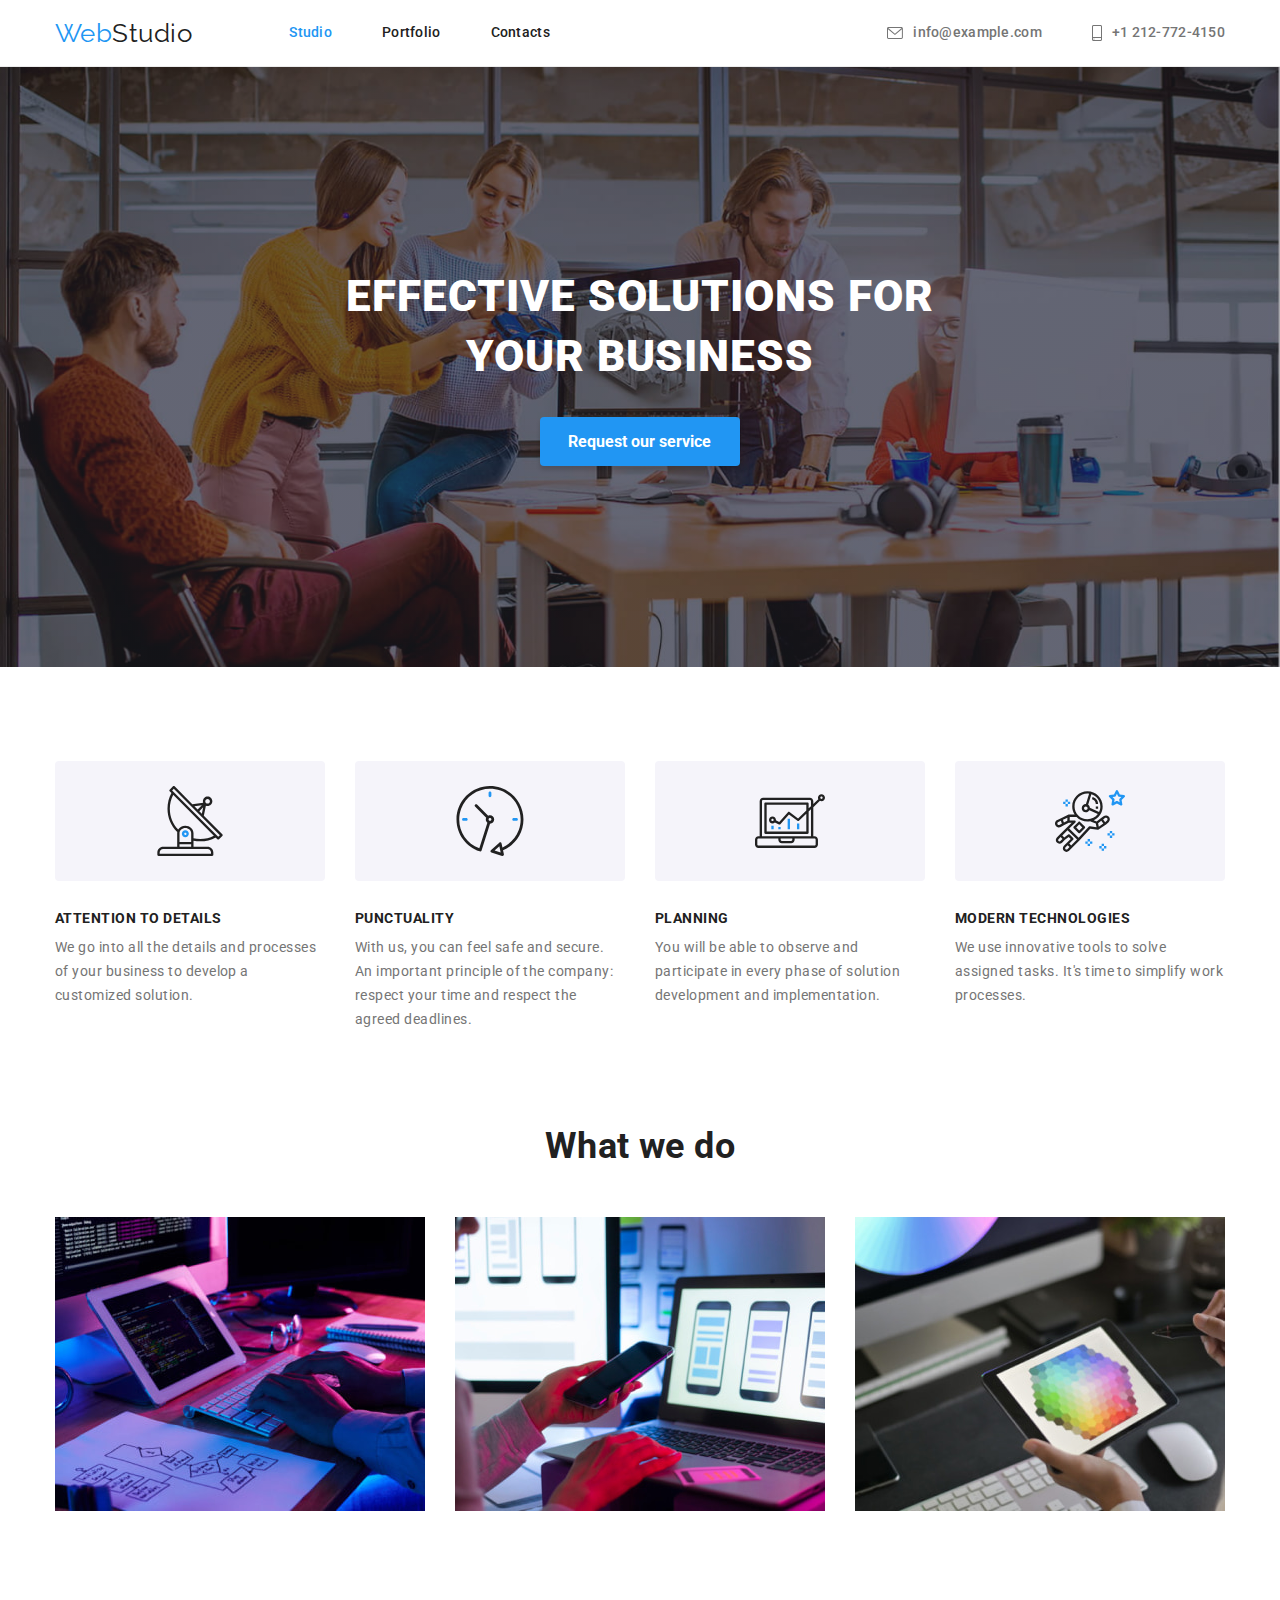
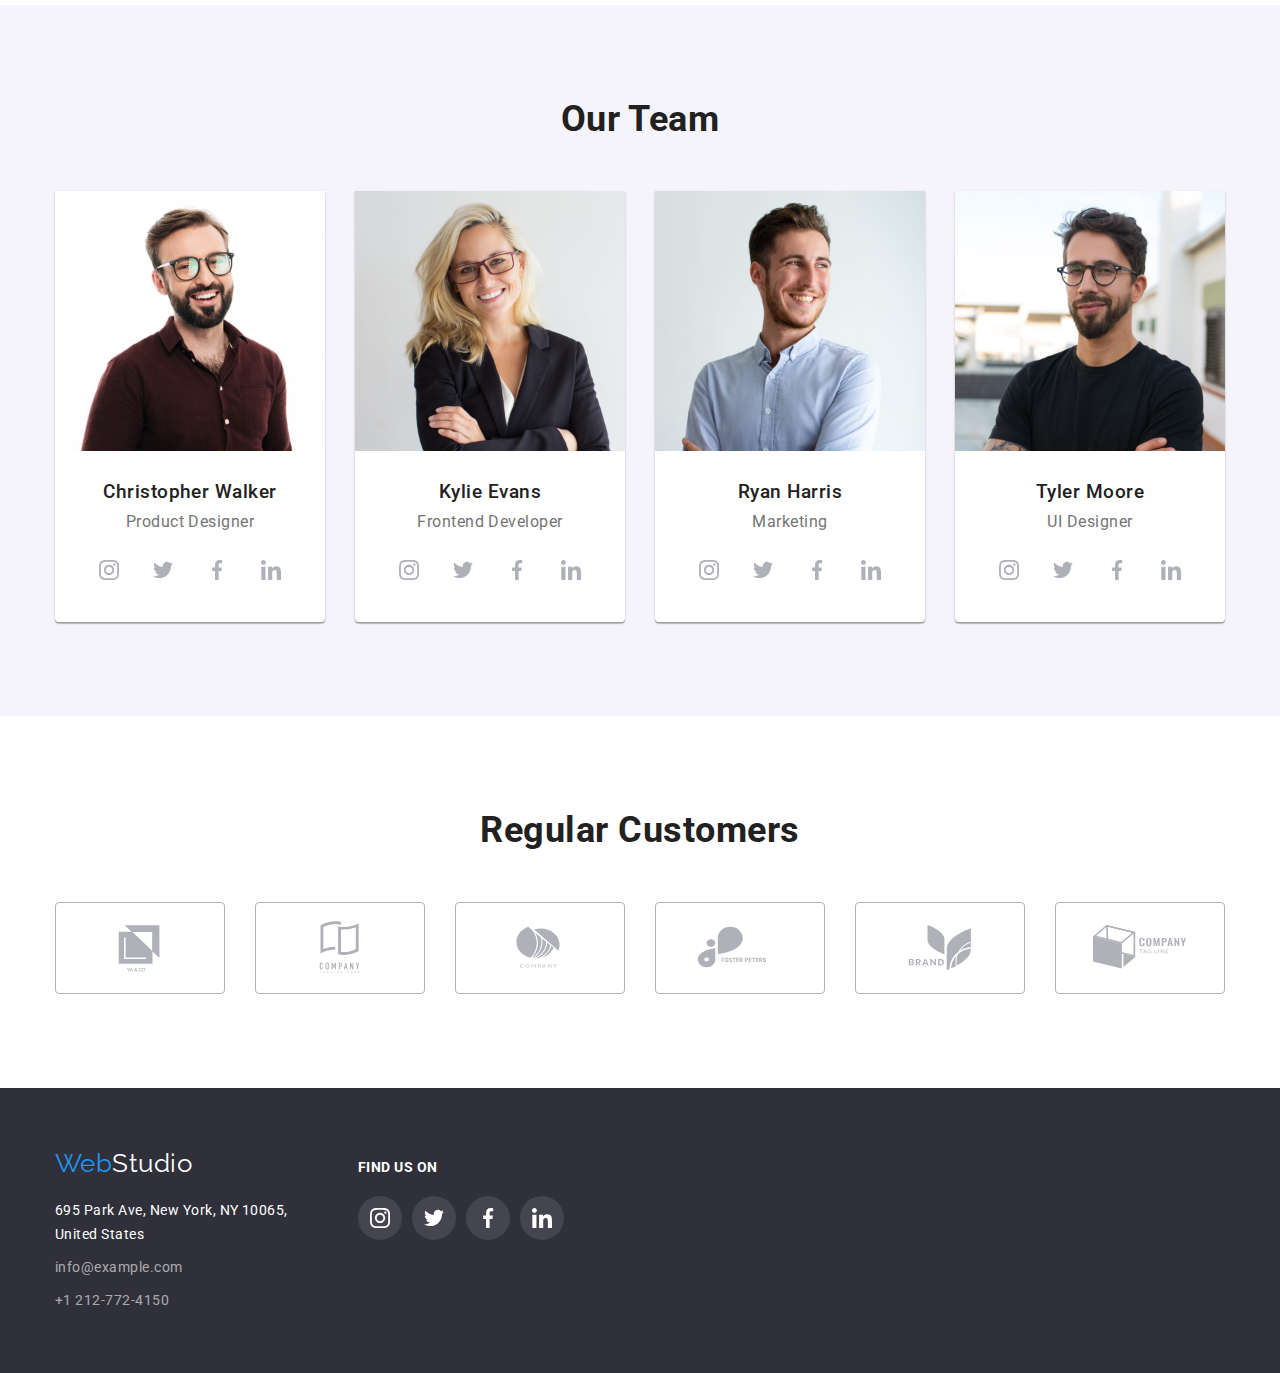
<file: index.html>
<!DOCTYPE html>
<html lang="en">
<head>
    <meta charset="UTF-8">
    <meta http-equiv="X-UA-Compatible" content="IE=edge">
    <meta name="viewport" content="width=device-width, initial-scale=1.0">
    <title>WebStudio</title>
    <link rel="preconnect" href="https://fonts.googleapis.com">
    <link rel="preconnect" href="https://fonts.gstatic.com" crossorigin>
    <link href="https://fonts.googleapis.com/css2?family=Raleway:wght@700&family=Roboto:wght@400;500;700;900&display=swap"
        rel="stylesheet">
    <link rel="stylesheet" href="https://cdnjs.cloudflare.com/ajax/libs/modern-normalize/1.1.0/modern-normalize.min.css">
    <link rel="stylesheet" href="./css/styles.css">
</head>
<body>
<header class="page-header">
    <div class="contanier main-content">
        <nav class="navigation">
            <a href="./index.html" class="logo"><span class="logo-web">Web</span>Studio</a>
            <ul class="navigation-list">
                <li class="item"><a href="./index.html" class="link current">Studio</a></li>
                <li class="item"><a href="./portfolio.html" class="link">Portfolio</a></li>
                <li class="item"><a href="#" class="link">Contacts</a></li>
            </ul>
        </nav>
        <ul class="header-contacts">
            <li class="item">
                <a href="mailto:info@example.com" class="contact link-box">
                    <svg class="contact-icon" width="16" height="12">
                        <use href="./images/icons.svg#icon-envelope"></use>
                    </svg>
                    info@example.com
                </a>
            </li>
            <li class="item">
                <a href="tel:+1212724150" class="contact link-box">
                    <svg class="contact-icon smartphone" width="10" height="16">
                        <use href="./images/icons.svg#icon-smartphone"></use>
                    </svg>
                    +1 212-772-4150
                    
                </a>
            </li>
        </ul>
    </div>
</header>
<main>
    <section class="first-part">
        <div class="contanier">
            <h1 class="title">Effective solutions for your business</h1>
            <button type="button" class="button">Request our service</button>
        </div>
    </section>
    <section class="second-part section">
       <div class="contanier">
            <h2 class="visually-hidden">Benefits</h2>
            <ul class="benefits-list">
                <li class="item">
                    <div class="svg-box">
                        <svg width="70" height="70">
                            <use href="./images/icons.svg#icon-antenna"></use>
                        </svg>
                    </div>
                    <h3 class="subtitle">Attention to details</h3>
                    <p class="text">We go into all the details and processes of your business to develop a customized solution.</p>
                </li>
                <li class="item">
                    <div class="svg-box">
                        <svg width="70" height="70">
                            <use href="./images/icons.svg#icon-clock"></use>
                        </svg>
                    </div>
                    <h3 class="subtitle">Punctuality</h3>
                    <p class="text">With us, you can feel safe and secure. An important principle of the company: respect your time
                        and respect the agreed
                        deadlines.</p>
                </li>
                <li class="item">
                    <div class="svg-box">
                        <svg width="70" height="70">
                            <use href="./images/icons.svg#icon-diagram"></use>
                        </svg>
                    </div>
                    <h3 class="subtitle">Planning</h3>
                    <p class="text">You will be able to observe and participate in every phase of solution development and
                        implementation.</p>
                </li>
                <li class="item">
                    <div class="svg-box">
                        <svg width="70" height="70">
                            <use href="./images/icons.svg#icon-astronaut"></use>
                        </svg>
                    </div>
                    <h3 class="subtitle">Modern technologies</h3>
                    <p class="text">We use innovative tools to solve assigned tasks. It's time to simplify work processes.</p>
                </li>
            </ul>
       </div>
    </section>
    <section class="third-part section">
        <div class="contanier">
            <h2 class="title">What we do</h2>
            <ul class="description-list">
                <li class="item"><img src="./images/image1.jpg" alt="Coding on a tablet" width="370" class="img first"></li>
                <li class="item"><img src="./images/image2.jpg" alt="Development of an interface for a phone on a laptop" width="370"
                        class="img second"></li>
                <li class="item"><img src="./images/image3.jpg" alt="The choice of color is not a tablet" width="370" class="img third"></li>
            </ul>
        </div>
    </section>
    <section class="fourth-part section">
        <div class="contanier">
            <h2 class="title">Our team</h2>
            <ul class="wokers-list">
                <li class="item">
                    <img src="./images/worker1.jpg" alt="Worker Christopher Walker" width="270" class="image">
                    <div class="woker">
                        <h3 class="name">Christopher Walker</h3>
                        <p class="job-title">Product Designer</p>
                        <ul class="wokers-link">
                            <li>
                                <a href="#" class="link">
                                    <svg width="20" height="20">
                                        <use href="./images/icons.svg#icon-instagram"></use>
                                    </svg>
                                </a>
                            </li>
                            <li>
                                <a href="#" class="link">
                                    <svg width="20" height="20">
                                        <use href="./images/icons.svg#icon-twitter"></use>
                                    </svg>
                                </a>
                            </li>
                            <li>
                                <a href="#" class="link">
                                    <svg width="20" height="20">
                                        <use href="./images/icons.svg#icon-facebook"></use>
                                    </svg>
                                </a>
                            </li>
                            <li>
                                <a href="#" class="link">
                                    <svg width="20" height="20">
                                        <use href="./images/icons.svg#icon-linkedin"></use>
                                    </svg>
                                </a>
                            </li>
                        </ul>
                    </div>
                </li>
                <li class="item">
                    <img src="./images/worker2.jpg" alt="Worker Kylie Evans" width="270" class="image">
                    <div class="woker">
                        <h3 class="name">Kylie Evans</h3>
                        <p class="job-title">Frontend Developer</p>
                        <ul class="wokers-link">
                            <li>
                                <a href="#" class="link">
                                    <svg width="20" height="20">
                                        <use href="./images/icons.svg#icon-instagram"></use>
                                    </svg>
                                </a>
                            </li>
                            <li>
                                <a href="#" class="link">
                                    <svg width="20" height="20">
                                        <use href="./images/icons.svg#icon-twitter"></use>
                                    </svg>
                                </a>
                            </li>
                            <li>
                                <a href="#" class="link">
                                    <svg width="20" height="20">
                                        <use href="./images/icons.svg#icon-facebook"></use>
                                    </svg>
                                </a>
                            </li>
                            <li>
                                <a href="#" class="link">
                                    <svg width="20" height="20">
                                        <use href="./images/icons.svg#icon-linkedin"></use>
                                    </svg>
                                </a>
                            </li>
                        </ul>
                    </div>
                </li>
                <li class="item">
                    <img src="./images/worker3.jpg" alt="Worker Ryan Harris" width="270" class="image">
                    <div class="woker">
                        <h3 class="name">Ryan Harris</h3>
                        <p class="job-title">Marketing</p>
                        <ul class="wokers-link">
                            <li>
                                <a href="#" class="link">
                                    <svg width="20" height="20">
                                        <use href="./images/icons.svg#icon-instagram"></use>
                                    </svg>
                                </a>
                            </li>
                            <li>
                                <a href="#" class="link">
                                    <svg width="20" height="20">
                                        <use href="./images/icons.svg#icon-twitter"></use>
                                    </svg>
                                </a>
                            </li>
                            <li>
                                <a href="#" class="link">
                                    <svg width="20" height="20">
                                        <use href="./images/icons.svg#icon-facebook"></use>
                                    </svg>
                                </a>
                            </li>
                            <li>
                                <a href="#" class="link">
                                    <svg width="20" height="20">
                                        <use href="./images/icons.svg#icon-linkedin"></use>
                                    </svg>
                                </a>
                            </li>
                        </ul>
                    </div>
                </li>
                <li class="item">
                    <img src="./images/worker4.jpg" alt="Worker Tyler Moore" width="270" class="image">
                   <div class="woker">
                        <h3 class="name">Tyler Moore</h3>
                        <p class="job-title">UI Designer</p>
                        <ul class="wokers-link">
                            <li>
                                <a href="#" class="link">
                                    <svg width="20" height="20">
                                        <use href="./images/icons.svg#icon-instagram"></use>
                                    </svg>
                                </a>
                            </li>
                            <li>
                                <a href="#" class="link">
                                    <svg width="20" height="20">
                                        <use href="./images/icons.svg#icon-twitter"></use>
                                    </svg>
                                </a>
                            </li>
                            <li>
                                <a href="#" class="link">
                                    <svg width="20" height="20">
                                        <use href="./images/icons.svg#icon-facebook"></use>
                                    </svg>
                                </a>
                            </li>
                            <li>
                                <a href="#" class="link">
                                    <svg width="20" height="20">
                                        <use href="./images/icons.svg#icon-linkedin"></use>
                                    </svg>
                                </a>
                            </li>
                        </ul>
                   </div>
                </li>
            </ul>
        </div>
    </section>
    <section class="fifth-part section">
       <div class="contanier">
            <h2 class="title">Regular customers</h2>
            <ul class="customers">
                <li>
                    <a href="#" class="customer-link">
                        <svg width="106" height="60">
                            <use href="./images/icons.svg#icon-Logo1"></use>
                        </svg>
                    </a>
                </li>
                <li>
                    <a href="#" class="customer-link">
                        <svg width="106" height="60">
                            <use href="./images/icons.svg#icon-Logo2"></use>
                        </svg>
                    </a>
                </li>
                <li>
                    <a href="#" class="customer-link">
                        <svg width="106" height="60">
                            <use href="./images/icons.svg#icon-Logo3"></use>
                        </svg>
                    </a>
                </li>
                <li>
                    <a href="#" class="customer-link">
                        <svg width="106" height="60">
                            <use href="./images/icons.svg#icon-Logo4"></use>
                        </svg>
                    </a>
                </li>
                <li>
                    <a href="#" class="customer-link">
                        <svg width="106" height="60">
                            <use href="./images/icons.svg#icon-Logo5"></use>
                        </svg>
                    </a>
                </li>
                <li>
                    <a href="#" class="customer-link">
                        <svg width="106" height="60">
                            <use href="./images/icons.svg#icon-Logo6"></use>
                        </svg>
                    </a>
                </li>
            </ul>
        </div>
    </section>
</main>
<footer>
    <div class="contanier end-page">
        <div class="contact-info">
            <a href="./index.html" class="link logo"><span class="logo-web">Web</span>Studio</a>
            <address class="width">
                <ul class="footer-contacts">
                    <li class="item"><a href="https://goo.gl/maps/jAzVGS8xta9FAQZa8" target="_blank"
                            rel="noopener noreferrer nofollow" class="address">695 Park Ave, New
                            York, NY 10065, United States</a></li>
                    <li class="item"><a href="mailto:info@example.com" class="contact">info@example.com</a></li>
                    <li class="item"><a href="tel:+1212724150" class="contact">+1 212-772-4150</a></li>
                </ul>
            </address>
        </div>
        <div class="main-icons">
            <p class="text">Find us on</p>
            <ul class="icons-list">
                <li>
                    <a href="#" class="link">
                        <svg width="20" height="20">
                            <use href="./images/icons.svg#icon-instagram"></use>
                        </svg>
                    </a>
                </li>
                <li>
                    <a href="#" class="link">
                        <svg width="20" height="20">
                            <use href="./images/icons.svg#icon-twitter"></use>
                        </svg>
                    </a>
                </li>
                <li>
                    <a href="#" class="link">
                        <svg width="20" height="20">
                            <use href="./images/icons.svg#icon-facebook"></use>
                        </svg>
                    </a>
                </li>
                <li>
                    <a href="#" class="link">
                        <svg width="20" height="20">
                            <use href="./images/icons.svg#icon-linkedin"></use>
                        </svg>
                    </a>
                </li>
            </ul>
        </div>
    </div>
</footer>
</body>
</html>
</file>
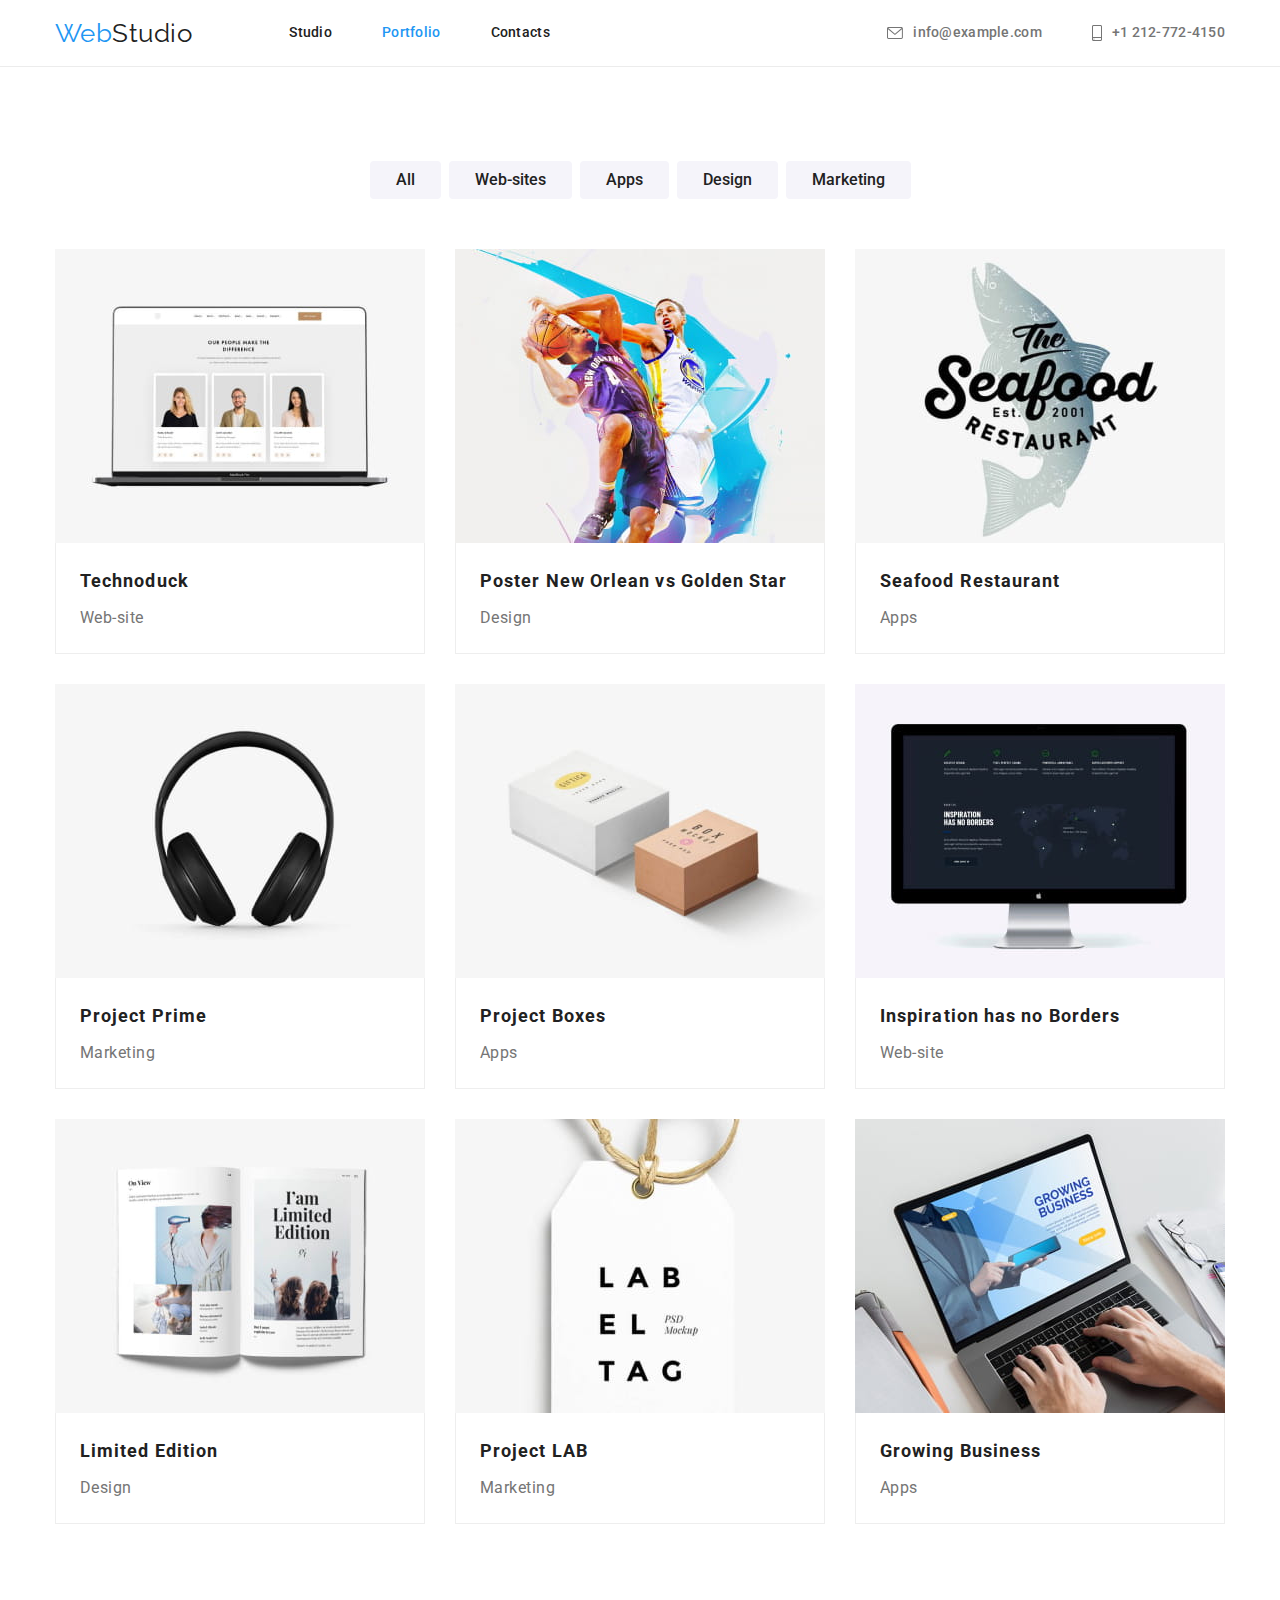
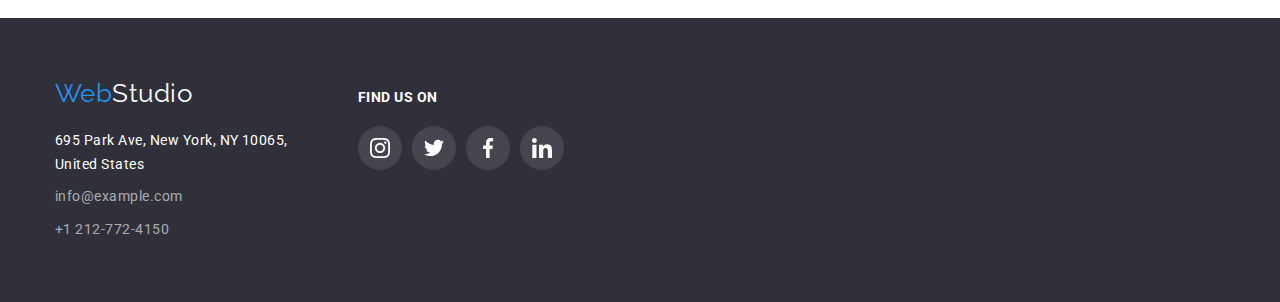
<file: portfolio.html>
<!DOCTYPE html>
<html lang="en">
<head>
    <meta charset="UTF-8">
    <meta http-equiv="X-UA-Compatible" content="IE=edge">
    <meta name="viewport" content="width=device-width, initial-scale=1.0">
    <title>Portfolio</title>
    <link rel="preconnect" href="https://fonts.googleapis.com">
    <link rel="preconnect" href="https://fonts.gstatic.com" crossorigin>
    <link href="https://fonts.googleapis.com/css2?family=Raleway:wght@700&family=Roboto:wght@400;500;700;900&display=swap"
        rel="stylesheet">
    <link rel="stylesheet" href="https://cdnjs.cloudflare.com/ajax/libs/modern-normalize/1.1.0/modern-normalize.min.css">
    <link rel="stylesheet" href="./css/styles.css">
</head>
<body>
<header class="page-header">
    <div class="contanier main-content">
        <nav class="navigation">
            <a href="./index.html" class="logo"><span class="logo-web">Web</span>Studio</a>
            <ul class="navigation-list">
                <li class="item"><a href="./index.html" class="link">Studio</a></li>
                <li class="item"><a href="./portfolio.html" class="link current">Portfolio</a></li>
                <li class="item"><a href="#" class="link">Contacts</a></li>
            </ul>
        </nav>
        <ul class="header-contacts">
            <li class="item">
                <a href="mailto:info@example.com" class="contact link-box">
                    <svg class="contact-icon" width="16" height="12">
                        <use href="./images/icons.svg#icon-envelope"></use>
                    </svg>
                    info@example.com
                </a>
            </li>
            <li class="item">
                <a href="tel:+1212724150" class="contact link-box">
                    <svg class="contact-icon smartphone" width="10" height="16">
                        <use href="./images/icons.svg#icon-smartphone"></use>
                    </svg>
                    +1 212-772-4150

                </a>
            </li>
        </ul>
    </div>
</header>
    <main>
        <section class="portfolio section">
            <div class="contanier">
                <h1 class="visually-hidden">Portfolio</h1>
                    <ul class="portfolio-buttons">
                        <li class="list-item"><button type="button" class="button">All</button></li>
                        <li class="list-item"><button type="button" class="button">Web-sites</button></li>
                        <li class="list-item"><button type="button" class="button">Apps</button></li>
                        <li class="list-item"><button type="button" class="button">Design</button></li>
                        <li class="list-item"><button type="button" class="button">Marketing</button></li>
                    </ul>
                <ul class="portfolio-list">
                    <li class="portfolio-element">
                        <a href="#" class="portfolio-link">
                            <img src="./images/portfolio1.jpg" alt="Laptop" width="370" class="portfolio-image">
                            <div class="border">
                                <h2 class="title">Technoduck</h2>
                                <p class="text">Web-site</p>
                            </div>
                        </a>
                    </li>
                    <li class="portfolio-element">
                        <a href="#" class="portfolio-link">
                            <img src="./images/portfolio2.jpg" alt="Athletes play basketball" width="370" class="portfolio-image">
                            <div class="border">
                                <h2 class="title">Poster New Orlean vs Golden Star</h2>
                                <p class="text">Design</p>
                            </div>
                        </a>
                    </li>
                    <li class="portfolio-element">
                        <a href="#" class="portfolio-link">
                            <img src="./images/portfolio3.jpg" alt="Restaurant logo" width="370" class="portfolio-image">
                            <div class="border">
                                <h2 class="title">Seafood Restaurant</h2>
                                <p class="text">Apps</p>
                            </div>
                        </a>
                    </li>
                    <li class="portfolio-element">
                        <a href="#" class="portfolio-link">
                            <img src="./images/portfolio4.jpg" alt="Headphone" width="370" class="portfolio-image">
                            <div class="border">
                                <h2 class="title">Project Prime</h2>
                                <p class="text">Marketing</p>
                            </div>
                        </a>
                    </li>
                    <li class="portfolio-element">
                        <a href="#" class="portfolio-link">
                            <img src="./images/portfolio5.jpg" alt="Two branded boxes" width="370" class="portfolio-image">
                            <div class="border">
                                <h2 class="title">Project Boxes</h2>
                                <p class="text">Apps</p>
                            </div>
                        </a>
                    </li>
                    <li class="portfolio-element">
                        <a href="#" class="portfolio-link">
                            <img src="./images/portfolio6.jpg" alt="Computer monitor" width="370" class="portfolio-image">
                            <div class="border">
                                <h2 class="title">Inspiration has no Borders</h2>
                                <p class="text">Web-site</p>
                            </div>
                        </a>
                    </li>
                    <li class="portfolio-element">
                        <a href="#" class="portfolio-link">
                            <img src="./images/portfolio7.jpg" alt="Open journal" width="370" class="portfolio-image">
                            <div class="border">
                                <h2 class="title">Limited Edition</h2>
                                <p class="text">Design</p>
                            </div>
                        </a>
                    </li>
                    <li class="portfolio-element">
                        <a href="#" class="portfolio-link">
                            <img src="./images/portfolio8.jpg" alt="Tag with logo" width="370" class="portfolio-image">
                            <div class="border">
                                <h2 class="title">Project LAB</h2>
                                <p class="text">Marketing</p>
                            </div>
                        </a>
                    </li>
                    <li class="portfolio-element">
                        <a href="#" class="portfolio-link">
                            <img src="./images/portfolio9.jpg" alt="A person is typing on a laptop" width="370" class="portfolio-image">
                            <div class="border">
                                <h2 class="title">Growing Business</h2>
                                <p class="text">Apps</p>
                            </div>
                        </a>
                    </li>
                </ul>
            </div>
        </section>
    </main>
<footer>
    <div class="contanier end-page">
        <div class="contact-info">
            <a href="./index.html" class="link logo"><span class="logo-web">Web</span>Studio</a>
            <address class="width">
                <ul class="footer-contacts">
                    <li class="item"><a href="https://goo.gl/maps/jAzVGS8xta9FAQZa8" target="_blank"
                            rel="noopener noreferrer nofollow" class="address">695 Park Ave, New
                            York, NY 10065, United States</a></li>
                    <li class="item"><a href="mailto:info@example.com" class="contact">info@example.com</a></li>
                    <li class="item"><a href="tel:+1212724150" class="contact">+1 212-772-4150</a></li>
                </ul>
            </address>
        </div>
        <div class="main-icons">
            <p class="text">Find us on</p>
            <ul class="icons-list">
                <li>
                    <a href="#" class="link">
                        <svg width="20" height="20">
                            <use href="./images/icons.svg#icon-instagram"></use>
                        </svg>
                    </a>
                </li>
                <li>
                    <a href="#" class="link">
                        <svg width="20" height="20">
                            <use href="./images/icons.svg#icon-twitter"></use>
                        </svg>
                    </a>
                </li>
                <li>
                    <a href="#" class="link">
                        <svg width="20" height="20">
                            <use href="./images/icons.svg#icon-facebook"></use>
                        </svg>
                    </a>
                </li>
                <li>
                    <a href="#" class="link">
                        <svg width="20" height="20">
                            <use href="./images/icons.svg#icon-linkedin"></use>
                        </svg>
                    </a>
                </li>
            </ul>
        </div>
    </div>
</footer>
</body>
</html>
</file>
<file: css/styles.css>
:root {
    --main-text-color: #757575;
    --tittle-text-color: #212121;
    --accent-text-color: #2196F3;
    --secondary-text-color: #ffffff;

    --main-bg-color: #ffffff;
    --secondary-bg-color: #F5F4FA;
    --accent-bg-color: #2F303A;
    --accent-bg-blue-color: #2196F3;

    --border-color: #EEEEEE;

    --icon-color: #AFB1B8;
}

/* ------------------------------------- */
/*        STYLES BODY AND OTHERS         */
/* ------------------------------------- */

body {
    color: var(--main-text-color);
    background-color: var(--main-bg-color);
    font-family: 'Roboto', sans-serif;
    letter-spacing: 0.03em;
}
h1,h2,h3,h4,h5,h6,p {
    margin-top: 0;
    margin-bottom: 0;
}
ul {
    list-style: none;
    margin: 0;
    padding-left: 0;
}
a {
    text-decoration: none;
}
button {
    cursor: pointer;
}
img {
    display: block;
    max-width: 100%;
    height: auto;
}
.visually-hidden {
    position: absolute;
    white-space: nowrap;
    width: 1px;
    height: 1px;
    overflow: hidden;
    border: 0;
    padding: 0;
    clip: rect(0 0 0 0);
    clip-path: inset(50%);
    margin: -1px;
}
.contanier {
    margin-right: auto;
    margin-left: auto;
    padding: 0 15px;
    width: 1200px;
}
.section {
    padding: 94px 0;
}
.title {
    margin-bottom: 50px;

    color: var(--tittle-text-color);
    font-weight: 700;
    font-size: 36px;
    line-height: 1.16;
    text-align: center;
}

/* ------------------------------------- */
/*             STYLES HEADER             */
/* ------------------------------------- */

.page-header {
    border-bottom: 1px solid #ECECEC;
}
.main-content {
    display: flex;
    align-items: center;
    justify-content: space-between ;
}
.navigation {
    display: flex;
    align-items: center;
}
.logo {
    margin-right: 97px;

    color: var(--tittle-text-color);
    font-family: 'Raleway', sans-serif;
    font-size: 26px;
    line-height: 1.19;
}
.logo-web {
    color: var(--accent-text-color)
}
.navigation-list {
    display: flex ;
}
.navigation-list .item:not(:last-child) {
    margin-right: 50px;
}
.navigation-list .link {
    display: block;
    padding-top: 25px;
    padding-bottom: 25px;

    color: var(--tittle-text-color);
    font-weight: 500;
    font-size: 14px;
    line-height: 1.14;
    letter-spacing: 0.02em;
}
.navigation-list .current {
    color: var(--accent-text-color);
}
.header-contacts {
    display: flex;
}
.header-contacts .item:not(:last-child) {
    margin-right: 50px;
}
.header-contacts .contact {
    padding-top: 25px;
    padding-bottom: 25px;

    color: inherit;
    font-weight: 500;
    font-size: 14px;
    line-height: 1.14;
    letter-spacing: 0.02em;
}
.link-box {
    display: flex;
    align-items: center;
}
.contact-icon {
    margin-right: 10px;
    fill: currentColor;
}
.navigation-list .link:focus,
.navigation-list .link:hover,
.header-contacts .contact:hover,
.header-contacts .contact:focus {
    color: var(--accent-text-color);
}

/* ------------------------------------- */
/*              STYLES MAIN              */          
/* ------------------------------------- */

/* ---FIRST PART--- */

.first-part {
    min-height: 600px;
    max-width: 1600px;
    margin-left: auto;
    margin-right: auto;

    color: var(--secondary-text-color);
    letter-spacing: 0.06em;
    text-align: center;
    padding-top: 200px;
    padding-bottom: 200px;

    background-color: #C4C4C4;
    background-image: linear-gradient(to right, rgba(47, 48, 58, 0.4), rgba(47, 48, 58, 0.4)), url(../images/bg.jpg);
    background-repeat: no-repeat;
    background-position: 50% 35%;
    background-size: cover;
}
.first-part .title {
    width: 696px;
    margin-right: auto;
    margin-left: auto;
    margin-bottom: 30px;

    color: var(--secondary-text-color);
    font-weight: 900;
    font-size: 44px;
    line-height: 1.36;
    text-transform: uppercase;
}
.first-part .button {
    min-width: 200px;
    padding: 10px 20px 10px 19px;
    
    color: inherit;
    font-weight: 700;
    font-size: 16px;
    line-height: 1.85;

    background:var(--accent-bg-blue-color);
    border: none;
    box-shadow: 0px 4px 4px rgba(0, 0, 0, 0.15);
    border-radius: 4px;
}
.first-part .button:hover, .first-part .button:focus {
    background: #188CE8;
}

/* ---SECOND PART--- */

.benefits-list {
    display: flex;
}
.benefits-list .item:not(:last-child) {
    margin-right: 30px;
} 
.second-part .item {
    width: 270px;
}
.svg-box {
    display: flex;
    margin-bottom: 30px;
    height: 120px;
    justify-content: center;
    align-items: center;

    background-color: var(--secondary-bg-color);
    border-radius: 4px;
}
.second-part .subtitle {
    margin-bottom: 9px;

    color: var(--tittle-text-color);
    font-weight: 700;
    font-size: 14px;
    line-height: 1.14;
    text-transform: uppercase;
}
.second-part .text {
    font-size: 14px;
    line-height: 1.71;
}

/* ---THIRD PART--- */

.third-part {
    padding-top: 0;
}
.description-list {
    display: flex;
}
.description-list .item:not(:last-child) {
    margin-right: 30px;
}

/* ---FOURTH PART--- */

.fourth-part {
    background-color: var(--secondary-bg-color)
}
.fourth-part .title {
    text-transform: capitalize;
}
.wokers-list {
    display: flex;
}
.wokers-list .item:not(:last-child) {
    margin-right: 30px;
}
.fourth-part .item {
    width: 270px;

    background-color: var(--main-bg-color);
    font-size: 16px;
    line-height: 1.18;
    text-align: center;
    box-shadow: 0px 1px 3px rgba(0, 0, 0, 0.12), 0px 1px 1px rgba(0, 0, 0, 0.14), 0px 2px 1px rgba(0, 0, 0, 0.2);
    border-radius: 0px 0px 4px 4px;
}
.woker {
    padding: 30px 15px;
}
.fourth-part .name{
    margin-bottom: 10px;

    color: var(--tittle-text-color);
    font-weight: 500;
}
.job-title {
    margin-bottom: 16px;
}
.wokers-link {
    display: flex;
    justify-content: center;
    column-gap: 10px;
}
.wokers-link .link {
    display: flex;
    width: 44px;
    height: 44px;
    justify-content: center;
    align-items: center;
    row-gap: 10px;
    fill: var(--icon-color);
    background-color: var(--main-bg-color);
    border-radius: 50%;
}
.wokers-link .link:hover,
.wokers-link .link:focus {
    background-color: var(--accent-bg-blue-color);
    fill: var(--secondary-text-color);
}
/* ---FIFTH PART--- */

.fifth-part .title {
    text-transform: capitalize;
}
.customers {
    display: flex;
    column-gap: 30px;
}
.customer-link {
    display: flex;
    width: 170px;
    height: 92px;
    justify-content: center;
    align-items: center;
    border: 1px solid var(--icon-color);
    border-radius: 4px;
    fill: var(--icon-color);
}
.customer-link:hover, .customer-link:focus {
    fill: var(--accent-text-color);
    border-color: var(--accent-text-color);
}

/* ------------------------------------- */
/*              STYLES FOOTER            */
/* ------------------------------------- */

footer {
    padding-top: 60px;
    padding-bottom: 60px;

    background-color: var(--accent-bg-color);
}
footer .logo.link {
    display: inline-block;
    margin-bottom: 20px;
    margin-right: 0;

    color: var(--secondary-text-color);
}
.end-page {
    display: flex;
    align-items: baseline;
}
.contact-info {
    margin-right: 70px;
}
.width {
    width: 233px;
}
.footer-contacts {
    font-style: normal;
    font-size: 14px;
    line-height: 1.71;
}
.footer-contacts .item:not(:last-child) {
    margin-bottom: 9px;
}
.footer-contacts .address {
    display: inline-block;
    color: var(--secondary-text-color);
}
.footer-contacts .contact{
    color: rgba(255, 255, 255, 0.6);
}
.footer-contacts .contact:hover, 
.footer-contacts .contact:focus {
    color: var(--accent-text-color);
}
.main-icons .text {
    margin-bottom: 20px;

    color: var(--secondary-text-color);
    font-weight: 700;
    font-size: 14px;
    line-height: 1.14;
    text-align: left;
    text-transform: uppercase;
}
.icons-list {
    display: flex;
    column-gap: 10px;
}
.icons-list .link {
    display: flex;
    width: 44px;
    height: 44px;
    justify-content: center;
    align-items: center;
    fill: var(--secondary-text-color);
    background-color: rgba(255, 255, 255, 0.1);
    border-radius: 50%;
}
.icons-list .link:hover,
.icons-list .link:focus {
    background-color: var(--accent-bg-blue-color);
}

/* ------------------------------------- */
/*      ---- STYLES PORTFOLIO ----       */
/* ------------------------------------- */

/* ------------------------------------- */
/*              STYLES MAIN              */
/* ------------------------------------- */

.portfolio-buttons {
    margin-right: auto;
    margin-left: auto;
    margin-bottom: 50px;
    display: flex;
    justify-content: center;
}
.portfolio-buttons .list-item:not(:last-child) {
    margin-right: 8px;
}

.portfolio-buttons .button{
    padding: 6px 26px;

    color: var(--tittle-text-color);
    background-color: var(--secondary-bg-color);
    font-weight: 500;
    font-size: 16px;
    line-height: 1.62;
    border: none;
    border-radius: 4px;
}
.portfolio-buttons .button:hover,
.portfolio-buttons .button:focus {
    color: var(--secondary-text-color);
    background-color: var(--accent-bg-blue-color);
    box-shadow: 0px 3px 1px rgba(0, 0, 0, 0.1), 0px 1px 2px rgba(0, 0, 0, 0.08), 0px 2px 2px rgba(0, 0, 0, 0.12);
}
.portfolio-list {
    display: flex;
    flex-wrap: wrap;
    gap: 30px;
}
.portfolio-link {
    display: inline-block;
}
.portfolio-link:hover,
.portfolio-link:focus {
    box-shadow: 0px 1px 1px rgba(0, 0, 0, 0.12), 0px 4px 4px rgba(0, 0, 0, 0.06), 1px 4px 6px rgba(0, 0, 0, 0.16);
}
.border {
    border-bottom: 1px solid var(--border-color);
    border-right: 1px solid var(--border-color);
    border-left: 1px solid var(--border-color);
    padding: 20px 24px;
}
.portfolio-element .title {
    margin-bottom: 4px;

    color: var(--tittle-text-color);
    font-weight: 700;
    font-size: 18px;
    line-height: 2;
    letter-spacing: 0.06em;
    text-align: left;
}
.portfolio-element .text {
    color: var(--main-text-color);
    font-size: 16px;
    line-height: 1.87;
}
</file>
